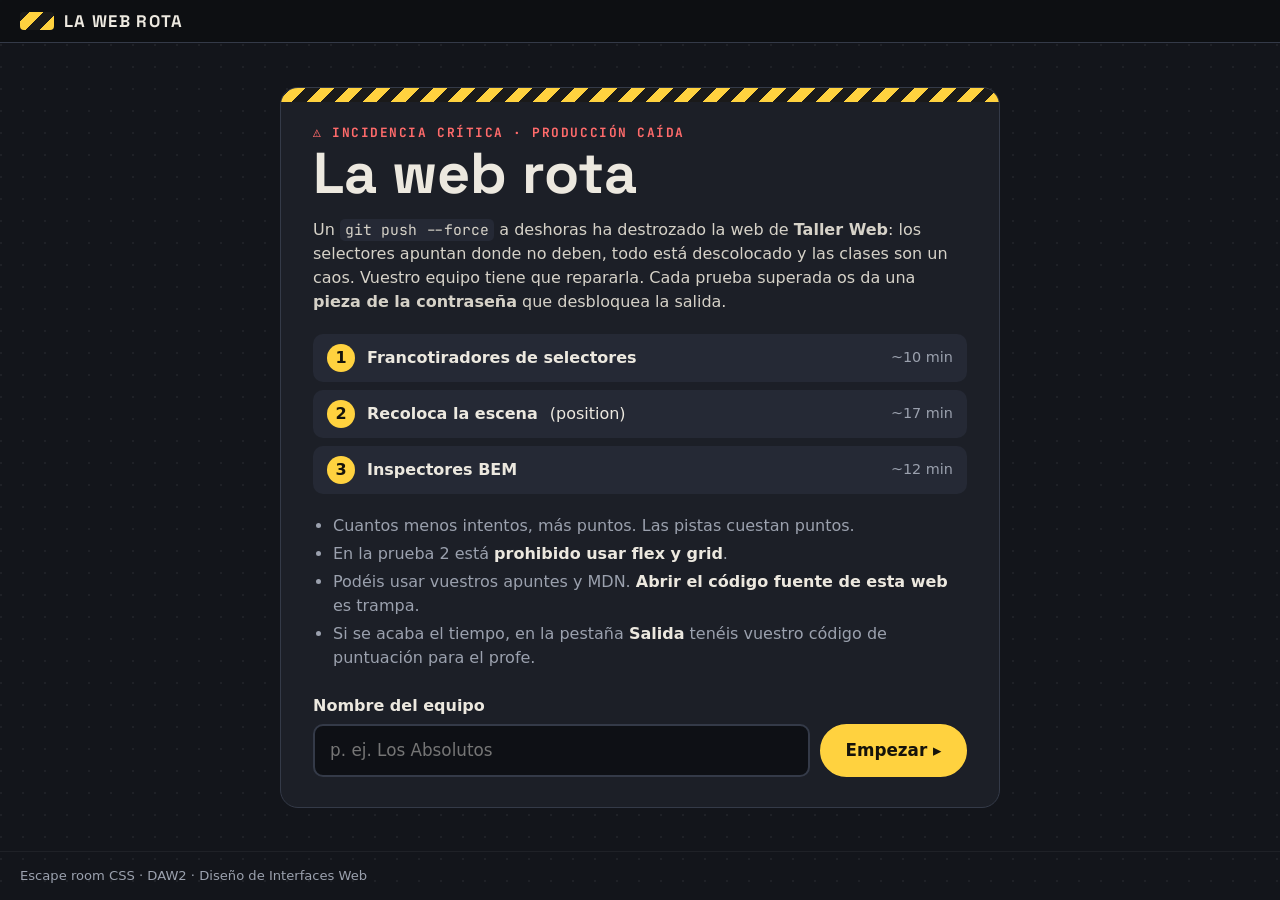
<file: index.html>
<!doctype html>
<html lang="es">
<head>
  <meta charset="utf-8">
  <meta name="viewport" content="width=device-width, initial-scale=1">
  <title>La web rota · Escape room CSS</title>
  <meta name="description" content="Escape room por equipos para repasar position, selectores CSS y metodología BEM.">
  <link rel="preconnect" href="https://fonts.googleapis.com">
  <link rel="preconnect" href="https://fonts.gstatic.com" crossorigin>
  <link href="https://fonts.googleapis.com/css2?family=JetBrains+Mono:wght@400;600;700&family=Space+Grotesk:wght@500;700&display=swap" rel="stylesheet">
  <link rel="stylesheet" href="css/juego.css">
</head>
<body>

  <!-- Barra superior: equipo, tiempo, puntos y llavero con las piezas -->
  <header class="barra">
    <div class="barra__marca">
      <span class="barra__cinta" aria-hidden="true"></span>
      <span>LA WEB ROTA</span>
    </div>
    <div class="barra__datos" id="datos" hidden>
      <span class="barra__equipo" id="equipo"></span>
      <span class="barra__dato" title="Tiempo de juego">⏱ <b id="reloj">00:00</b></span>
      <span class="barra__dato" title="Puntos">★ <b id="puntos">0</b> pts</span>
    </div>
    <div class="llavero" id="llavero" hidden aria-label="Piezas de la contraseña"></div>
  </header>

  <!-- Pantalla de inicio -->
  <section class="inicio" id="inicio">
    <div class="inicio__caja">
      <p class="inicio__aviso">⚠ INCIDENCIA CRÍTICA · PRODUCCIÓN CAÍDA</p>
      <h1 class="inicio__titulo">La web rota</h1>
      <p class="inicio__historia">
        Un <code>git push --force</code> a deshoras ha destrozado la web de <b>Taller Web</b>:
        los selectores apuntan donde no deben, todo está descolocado y las clases son un caos.
        Vuestro equipo tiene que repararla. Cada prueba superada os da una <b>pieza de la contraseña</b>
        que desbloquea la salida.
      </p>
      <ol class="inicio__pruebas">
        <li><b>Francotiradores de selectores</b><span>~10 min</span></li>
        <li><b>Recoloca la escena</b> (position)<span>~17 min</span></li>
        <li><b>Inspectores BEM</b><span>~12 min</span></li>
      </ol>
      <ul class="inicio__reglas">
        <li>Cuantos menos intentos, más puntos. Las pistas cuestan puntos.</li>
        <li>En la prueba 2 está <b>prohibido usar flex y grid</b>.</li>
        <li>Podéis usar vuestros apuntes y MDN. <b>Abrir el código fuente de esta web</b> es trampa.</li>
        <li>Si se acaba el tiempo, en la pestaña <b>Salida</b> tenéis vuestro código de puntuación para el profe.</li>
      </ul>
      <form class="inicio__form" id="form-inicio">
        <label for="nombre-equipo">Nombre del equipo</label>
        <div class="inicio__fila">
          <input id="nombre-equipo" maxlength="24" autocomplete="off" placeholder="p. ej. Los Absolutos" required>
          <button class="boton boton--grande" type="submit">Empezar ▸</button>
        </div>
      </form>
      <div class="inicio__continuar" id="continuar" hidden>
        <button class="boton boton--grande" id="boton-continuar" type="button"></button>
        <button class="boton boton--fantasma" id="boton-nueva" type="button">Empezar una partida nueva</button>
      </div>
    </div>
  </section>

  <!-- Juego -->
  <main class="juego" id="juego" hidden>
    <nav class="pestanas" aria-label="Pruebas">
      <button class="pestanas__boton" data-tab="p1"><span class="pestanas__num">1</span> Selectores</button>
      <button class="pestanas__boton" data-tab="p2"><span class="pestanas__num">2</span> Position</button>
      <button class="pestanas__boton" data-tab="p3"><span class="pestanas__num">3</span> BEM</button>
      <button class="pestanas__boton pestanas__boton--salida" data-tab="fin"><span class="pestanas__num">🔓</span> Salida</button>
    </nav>

    <section class="prueba" id="tab-p1" hidden></section>
    <section class="prueba" id="tab-p2" hidden></section>
    <section class="prueba" id="tab-p3" hidden></section>
    <section class="prueba" id="tab-fin" hidden></section>
  </main>

  <footer class="pie">
    <span>Escape room CSS · DAW2 · Diseño de Interfaces Web</span>
    <button class="pie__reiniciar" id="reiniciar" type="button" hidden>Reiniciar partida</button>
  </footer>

  <div class="avisos" id="avisos" aria-live="polite"></div>

  <script src="js/datos.js"></script>
  <script src="js/juego.js"></script>
</body>
</html>
</file>
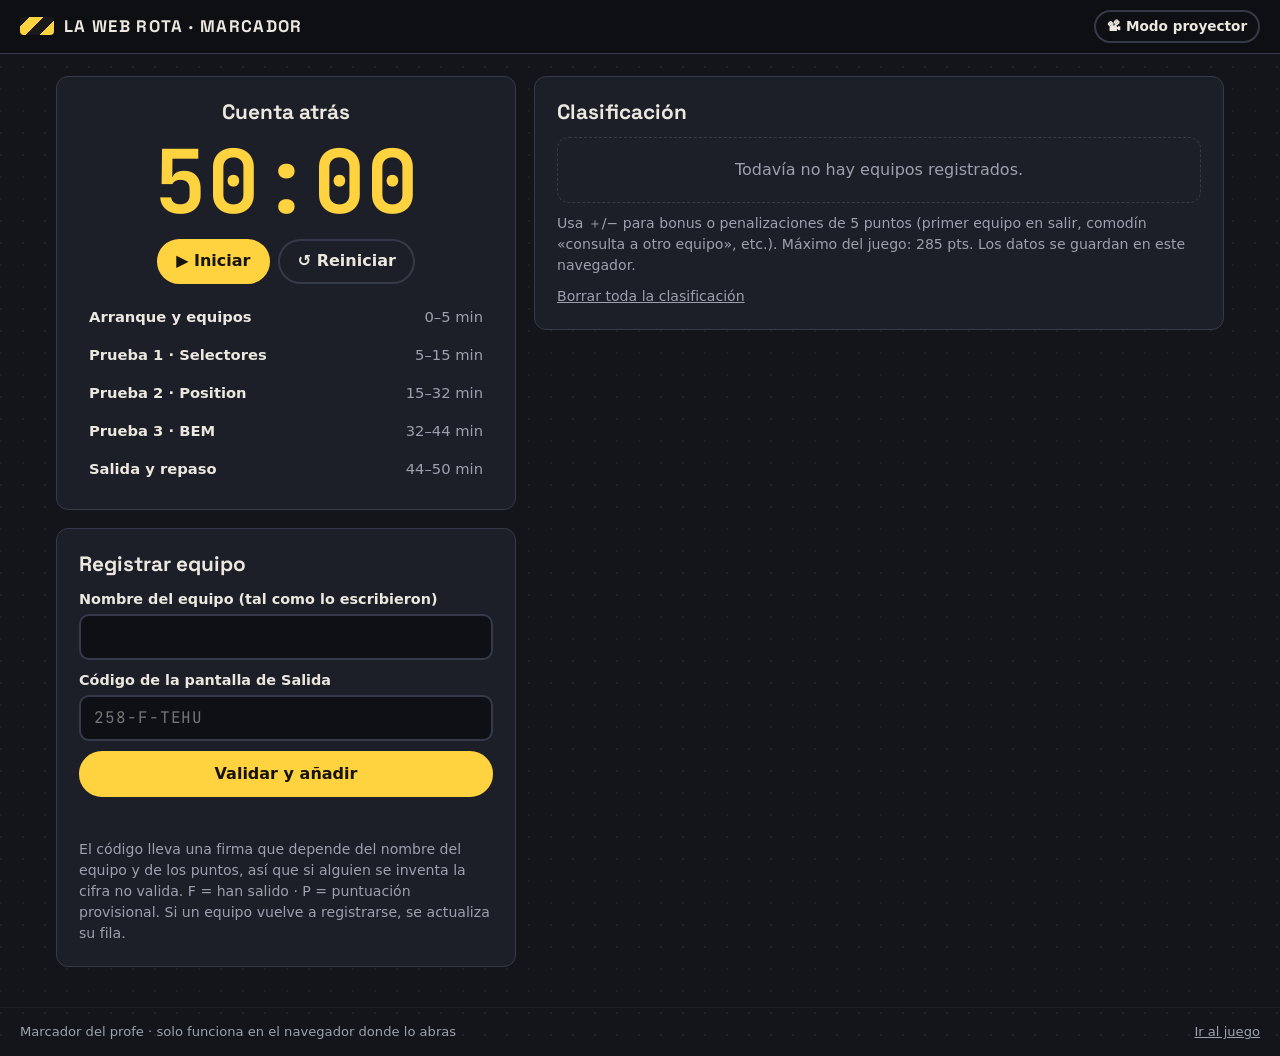
<file: profesor.html>
<!doctype html>
<html lang="es">
<head>
  <meta charset="utf-8">
  <meta name="viewport" content="width=device-width, initial-scale=1">
  <title>Marcador del profe · La web rota</title>
  <meta name="robots" content="noindex">
  <link rel="preconnect" href="https://fonts.googleapis.com">
  <link rel="preconnect" href="https://fonts.gstatic.com" crossorigin>
  <link href="https://fonts.googleapis.com/css2?family=JetBrains+Mono:wght@400;600;700&family=Space+Grotesk:wght@500;700&display=swap" rel="stylesheet">
  <link rel="stylesheet" href="css/juego.css">
  <style>
    .profe { flex: 1; width: min(1200px, 100%); margin: 0 auto; padding: 22px 16px 40px; display: grid; grid-template-columns: minmax(0, 1fr) minmax(0, 1.5fr); gap: 18px; align-items: start; }
    .profe h2 { margin: 0 0 12px; font: 700 1.3rem var(--titulos); }
    .profe__columna { display: grid; gap: 18px; }

    .cuenta { text-align: center; }
    .cuenta__tiempo { margin: 4px 0 14px; font: 700 clamp(3rem, 9vw, 5.5rem)/1 var(--mono); font-variant-numeric: tabular-nums; color: var(--amarillo); }
    .cuenta__tiempo--fin { color: var(--rojo); animation: latir 1s infinite; }
    @keyframes latir { 50% { opacity: .35; } }
    .cuenta__botones { display: flex; flex-wrap: wrap; justify-content: center; gap: 8px; }
    .fases { list-style: none; padding: 0; margin: 16px 0 0; display: grid; gap: 4px; text-align: left; font-size: .92rem; }
    .fases li { display: flex; justify-content: space-between; gap: 10px; padding: 6px 10px; border-radius: 8px; color: var(--suave); }
    .fases li b { color: var(--texto); font-weight: 600; }
    .fases__item--actual { background: #ffd23f1f; outline: 1px solid var(--amarillo); }
    .fases__item--actual b { color: var(--amarillo) !important; }

    .registro { display: grid; gap: 10px; }
    .registro label { font-weight: 600; font-size: .9rem; display: block; margin-bottom: 4px; }
    .registro input {
      width: 100%; font: inherit; padding: .55em .8em; border-radius: 10px;
      border: 2px solid var(--borde); background: var(--codigo); color: var(--texto);
    }
    .registro input:focus { border-color: var(--amarillo); outline: none; }
    #codigo { font-family: var(--mono); text-transform: uppercase; letter-spacing: .06em; }
    .registro__msg { margin: 0; min-height: 1.4em; font-weight: 600; }
    .registro__msg--ok { color: var(--verde); }
    .registro__msg--mal { color: var(--rojo); }

    .ranking { list-style: none; padding: 0; margin: 0; display: grid; gap: 8px; }
    .ranking__fila {
      display: grid; grid-template-columns: 44px minmax(0, 1fr) auto auto; align-items: center; gap: 12px;
      padding: 10px 14px; border-radius: 12px; background: var(--panel-2); border: 1px solid var(--borde);
    }
    .ranking__fila:nth-child(1) { border-color: var(--amarillo); background: #ffd23f14; }
    .ranking__pos { font: 700 1.4rem var(--mono); color: var(--suave); text-align: center; }
    .ranking__fila:nth-child(1) .ranking__pos { color: var(--amarillo); }
    .ranking__nombre { font-weight: 700; font-size: 1.1rem; overflow-wrap: anywhere; }
    .ranking__info { display: block; color: var(--suave); font-size: .82rem; font-weight: 400; }
    .ranking__puntos { font: 700 1.6rem var(--mono); }
    .ranking__ajustes { display: flex; gap: 4px; }
    .ranking__ajustes button { width: 34px; height: 34px; border-radius: 8px; border: 1px solid var(--borde); background: var(--codigo); color: var(--texto); font-weight: 700; }
    .ranking__ajustes button:hover { border-color: var(--suave); }
    .ranking__vacio { color: var(--suave); padding: 20px; text-align: center; border: 1px dashed var(--borde); border-radius: 12px; }
    .etiqueta { display: inline-block; padding: 1px 8px; border-radius: 999px; font-size: .75rem; font-weight: 700; margin-left: 6px; vertical-align: middle; }
    .etiqueta--fin { background: var(--verde); color: #0b1d10; }
    .etiqueta--parcial { background: var(--panel); color: var(--suave); border: 1px solid var(--borde); }

    .nota { color: var(--suave); font-size: .88rem; margin: 10px 0 0; }

    /* Modo proyector: solo cuenta atrás y ranking, en grande */
    body.proyector .registro-tarjeta, body.proyector .ranking__ajustes, body.proyector .nota, body.proyector .pie { display: none; }
    body.proyector .profe { width: min(1600px, 100%); }
    body.proyector .ranking__nombre { font-size: 1.5rem; }
    body.proyector .ranking__puntos { font-size: 2.2rem; }
    body.proyector .ranking__fila { grid-template-columns: 60px minmax(0, 1fr) auto; padding: 14px 20px; }

    @media (max-width: 900px) { .profe { grid-template-columns: 1fr; } }
  </style>
</head>
<body>
  <header class="barra">
    <div class="barra__marca"><span class="barra__cinta" aria-hidden="true"></span><span>LA WEB ROTA · MARCADOR</span></div>
    <div class="barra__datos"></div>
    <button class="boton boton--fantasma boton--mini" id="proyector" type="button">📽 Modo proyector</button>
  </header>

  <main class="profe">
    <div class="profe__columna">
      <section class="tarjeta-juego cuenta">
        <h2>Cuenta atrás</h2>
        <p class="cuenta__tiempo" id="tiempo">50:00</p>
        <div class="cuenta__botones">
          <button class="boton" id="iniciar" type="button">▶ Iniciar</button>
          <button class="boton boton--fantasma" id="reiniciar-tiempo" type="button">↺ Reiniciar</button>
        </div>
        <ol class="fases" id="fases"></ol>
      </section>

      <section class="tarjeta-juego registro-tarjeta">
        <h2>Registrar equipo</h2>
        <form class="registro" id="form-registro" autocomplete="off">
          <div><label for="equipo">Nombre del equipo (tal como lo escribieron)</label><input id="equipo" required></div>
          <div><label for="codigo">Código de la pantalla de Salida</label><input id="codigo" placeholder="258-F-TEHU" required></div>
          <button class="boton" type="submit">Validar y añadir</button>
          <p class="registro__msg" id="msg"></p>
        </form>
        <p class="nota">El código lleva una firma que depende del nombre del equipo y de los puntos, así que si alguien se inventa la cifra no valida. F = han salido · P = puntuación provisional. Si un equipo vuelve a registrarse, se actualiza su fila.</p>
      </section>
    </div>

    <section class="tarjeta-juego">
      <h2>Clasificación</h2>
      <ol class="ranking" id="ranking"></ol>
      <p class="nota">Usa ＋/− para bonus o penalizaciones de 5 puntos (primer equipo en salir, comodín «consulta a otro equipo», etc.). Máximo del juego: 285 pts. Los datos se guardan en este navegador.</p>
      <p class="nota"><button class="pie__reiniciar" id="borrar" type="button">Borrar toda la clasificación</button></p>
    </section>
  </main>

  <footer class="pie"><span>Marcador del profe · solo funciona en el navegador donde lo abras</span><a class="pie__reiniciar" href="./">Ir al juego</a></footer>

  <script src="js/datos.js"></script>
  <script>
    "use strict";
    const S = JSON.parse(atob(SECRETOS.split("").reverse().join("")));
    const CLAVE = "webrota-profe-v1";
    const DURACION = 50 * 60;
    const FASES = [
      ["Arranque y equipos", 0, 5],
      ["Prueba 1 · Selectores", 5, 15],
      ["Prueba 2 · Position", 15, 32],
      ["Prueba 3 · BEM", 32, 44],
      ["Salida y repaso", 44, 50]
    ];
    const $ = (s) => document.querySelector(s);
    const esc = (s) => String(s).replace(/[&<>"]/g, (c) => ({ "&": "&amp;", "<": "&lt;", ">": "&gt;", '"': "&quot;" }[c]));

    function hash(s) {
      let h = 2166136261 >>> 0;
      for (const ch of s) { h ^= ch.codePointAt(0); h = Math.imul(h, 16777619) >>> 0; }
      return h;
    }
    function codigoVerificacion(equipo, puntos, completo) {
      const nombre = equipo.trim().toLowerCase().replace(/\s+/g, " ");
      const firma = (hash(`${nombre}|${puntos}|${completo ? 1 : 0}|${S.sal}`) % 1679616).toString(36).toUpperCase().padStart(4, "0");
      return `${puntos}-${completo ? "F" : "P"}-${firma}`;
    }

    let D = { equipos: [], cuenta: { inicio: null, acumulado: 0 } };
    try { D = JSON.parse(localStorage.getItem(CLAVE)) || D; } catch (e) { /* sin datos */ }
    const guardar = () => { try { localStorage.setItem(CLAVE, JSON.stringify(D)); } catch (e) { /* nada */ } };

    /* Cuenta atrás -------------------------------------------------------- */
    const transcurrido = () => D.cuenta.acumulado + (D.cuenta.inicio ? (Date.now() - D.cuenta.inicio) / 1000 : 0);
    function pintarCuenta() {
      const t = transcurrido();
      const quedan = Math.max(0, Math.ceil(DURACION - t));
      const el = $("#tiempo");
      el.textContent = `${String(Math.floor(quedan / 60)).padStart(2, "0")}:${String(quedan % 60).padStart(2, "0")}`;
      el.classList.toggle("cuenta__tiempo--fin", quedan === 0);
      $("#iniciar").textContent = D.cuenta.inicio ? "⏸ Pausar" : (t > 0 ? "▶ Reanudar" : "▶ Iniciar");
      const min = t / 60;
      $("#fases").innerHTML = FASES.map(([n, a, b]) =>
        `<li class="${min >= a && min < b && t > 0 ? "fases__item--actual" : ""}"><b>${n}</b><span>${a}–${b} min</span></li>`).join("");
    }
    $("#iniciar").addEventListener("click", () => {
      if (D.cuenta.inicio) { D.cuenta.acumulado = transcurrido(); D.cuenta.inicio = null; }
      else D.cuenta.inicio = Date.now();
      guardar(); pintarCuenta();
    });
    $("#reiniciar-tiempo").addEventListener("click", () => {
      if (!confirm("¿Reiniciar la cuenta atrás a 50:00?")) return;
      D.cuenta = { inicio: null, acumulado: 0 }; guardar(); pintarCuenta();
    });
    setInterval(pintarCuenta, 500);

    /* Registro y ranking ---------------------------------------------------- */
    function pintarRanking() {
      const lista = [...D.equipos].sort((a, b) =>
        (b.puntos + b.ajuste) - (a.puntos + a.ajuste) || (b.completo - a.completo) || (a.hora - b.hora));
      $("#ranking").innerHTML = lista.length ? lista.map((e, i) => `
        <li class="ranking__fila">
          <span class="ranking__pos">${i + 1}</span>
          <span class="ranking__nombre">${esc(e.equipo)}
            <span class="etiqueta ${e.completo ? "etiqueta--fin" : "etiqueta--parcial"}">${e.completo ? "SALIÓ" : "PARCIAL"}</span>
            <span class="ranking__info">${e.puntos} pts del juego${e.ajuste ? ` ${e.ajuste > 0 ? "+" : "−"} ${Math.abs(e.ajuste)} de ajuste` : ""} · ${new Date(e.hora).toLocaleTimeString("es-ES", { hour: "2-digit", minute: "2-digit" })}</span>
          </span>
          <span class="ranking__puntos">${e.puntos + e.ajuste}</span>
          <span class="ranking__ajustes">
            <button type="button" data-id="${e.id}" data-d="5" aria-label="Sumar 5">＋</button>
            <button type="button" data-id="${e.id}" data-d="-5" aria-label="Restar 5">−</button>
            <button type="button" data-id="${e.id}" data-d="x" aria-label="Eliminar">✕</button>
          </span>
        </li>`).join("") : `<li class="ranking__vacio">Todavía no hay equipos registrados.</li>`;
    }

    $("#ranking").addEventListener("click", (ev) => {
      const b = ev.target.closest("button[data-id]");
      if (!b) return;
      const e = D.equipos.find((x) => x.id === b.dataset.id);
      if (!e) return;
      if (b.dataset.d === "x") {
        if (!confirm(`¿Eliminar a «${e.equipo}» de la clasificación?`)) return;
        D.equipos = D.equipos.filter((x) => x !== e);
      } else e.ajuste += Number(b.dataset.d);
      guardar(); pintarRanking();
    });

    $("#form-registro").addEventListener("submit", (ev) => {
      ev.preventDefault();
      const msg = $("#msg");
      const equipo = $("#equipo").value.trim();
      const codigo = $("#codigo").value.trim().toUpperCase().replace(/\s+/g, "");
      const m = codigo.match(/^(\d+)-([FP])-([0-9A-Z]{4})$/);
      const valido = m && codigoVerificacion(equipo, Number(m[1]), m[2] === "F") === codigo;
      if (!valido) {
        msg.className = "registro__msg registro__msg--mal";
        msg.textContent = "✘ El código no corresponde a ese equipo. Revisa el nombre (exacto) y el código.";
        return;
      }
      const clave = equipo.toLowerCase().replace(/\s+/g, " ");
      let e = D.equipos.find((x) => x.equipo.toLowerCase().replace(/\s+/g, " ") === clave);
      if (!e) { e = { id: String(Date.now()), equipo, ajuste: 0 }; D.equipos.push(e); }
      Object.assign(e, { puntos: Number(m[1]), completo: m[2] === "F", hora: Date.now() });
      guardar(); pintarRanking();
      msg.className = "registro__msg registro__msg--ok";
      msg.textContent = `✔ ${equipo}: ${m[1]} pts ${m[2] === "F" ? "(han salido)" : "(provisional)"}`;
      ev.target.reset();
      $("#equipo").focus();
    });

    $("#borrar").addEventListener("click", () => {
      if (!confirm("¿Borrar todos los equipos de la clasificación?")) return;
      D.equipos = []; guardar(); pintarRanking();
    });
    $("#proyector").addEventListener("click", () => {
      document.body.classList.toggle("proyector");
      $("#proyector").textContent = document.body.classList.contains("proyector") ? "✕ Salir del modo proyector" : "📽 Modo proyector";
    });

    pintarCuenta();
    pintarRanking();
  </script>
</body>
</html>
</file>
<file: css/juego.css>
/* ==========================================================================
   LA WEB ROTA · Estilos del juego
   (Las clases del propio juego también siguen BEM 😉)
   ========================================================================== */
:root {
  --fondo: #13151b;
  --panel: #1c1f27;
  --panel-2: #252935;
  --borde: #343a48;
  --texto: #ece8df;
  --suave: #9ba1ae;
  --amarillo: #ffd23f;
  --rojo: #ff6b6b;
  --verde: #4ade80;
  --azul: #7cc4ff;
  --lila: #c4a7ff;
  --codigo: #0e1015;
  --radio: 12px;
  --mono: "JetBrains Mono", ui-monospace, "Cascadia Code", Consolas, monospace;
  --titulos: "Space Grotesk", system-ui, sans-serif;
  --cinta: repeating-linear-gradient(-45deg, var(--amarillo) 0 10px, #1a1a1a 10px 20px);
}

* { box-sizing: border-box; }
html { color-scheme: dark; }
body {
  margin: 0;
  min-height: 100vh;
  display: flex;
  flex-direction: column;
  background: var(--fondo);
  background-image: radial-gradient(circle at 1px 1px, #ffffff0d 1px, transparent 0);
  background-size: 22px 22px;
  color: var(--texto);
  font: 16px/1.5 system-ui, -apple-system, "Segoe UI", Roboto, sans-serif;
}
code, pre, textarea { font-family: var(--mono); }
code { background: var(--panel-2); padding: .1em .35em; border-radius: 5px; font-size: .92em; }
button { font: inherit; cursor: pointer; }
button:disabled { cursor: default; }
:focus-visible { outline: 3px solid var(--azul); outline-offset: 2px; }
[hidden] { display: none !important; }

/* Botones ------------------------------------------------------------------- */
.boton {
  border: 2px solid var(--amarillo);
  background: var(--amarillo);
  color: #15130b;
  font-weight: 700;
  padding: .55em 1.1em;
  border-radius: 999px;
  transition: transform .12s, filter .12s;
}
.boton:hover:not(:disabled) { transform: translateY(-1px); filter: brightness(1.08); }
.boton:disabled { opacity: .35; }
.boton--grande { font-size: 1.05rem; padding: .7em 1.4em; }
.boton--fantasma { background: transparent; color: var(--texto); border-color: var(--borde); }
.boton--fantasma:hover:not(:disabled) { border-color: var(--suave); }
.boton--mini { font-size: .85rem; padding: .3em .8em; }

/* Barra superior -------------------------------------------------------------- */
.barra {
  position: sticky;
  top: 0;
  z-index: 50;
  display: flex;
  flex-wrap: wrap;
  align-items: center;
  gap: 10px 22px;
  padding: 10px 20px;
  background: #0d0f13ee;
  backdrop-filter: blur(6px);
  border-bottom: 1px solid var(--borde);
}
.barra__marca { display: flex; align-items: center; gap: 10px; font: 700 1.05rem var(--titulos); letter-spacing: .08em; }
.barra__cinta { width: 34px; height: 18px; border-radius: 4px; background: var(--cinta); }
.barra__datos { display: flex; flex-wrap: wrap; align-items: center; gap: 8px 18px; margin-right: auto; }
.barra__equipo { font-weight: 700; color: var(--amarillo); }
.barra__dato { color: var(--suave); font-variant-numeric: tabular-nums; }
.barra__dato b { color: var(--texto); }

.llavero { display: flex; flex-wrap: wrap; align-items: center; gap: 6px; }
.llavero__icono { font-size: 1.1rem; }
.llavero__pieza {
  font: 700 .85rem var(--mono);
  letter-spacing: .14em;
  padding: 4px 10px;
  border-radius: 6px;
  border: 1px dashed var(--borde);
  color: var(--suave);
}
.llavero__pieza--ok { border: 1px solid var(--amarillo); color: #15130b; background: var(--amarillo); }

/* Inicio -------------------------------------------------------------------- */
.inicio { flex: 1; display: grid; place-items: center; padding: 32px 16px; }
.inicio__caja {
  width: min(720px, 100%);
  background: var(--panel);
  border: 1px solid var(--borde);
  border-radius: 18px;
  padding: 0 32px 30px;
  overflow: hidden;
}
.inicio__caja::before { content: ""; display: block; height: 14px; margin: 0 -32px 22px; background: var(--cinta); }
.inicio__aviso { margin: 0; font: 700 .8rem var(--mono); color: var(--rojo); letter-spacing: .12em; }
.inicio__titulo { margin: 4px 0 10px; font: 700 clamp(2.4rem, 7vw, 3.6rem)/1 var(--titulos); }
.inicio__historia { color: #d6d2c8; }
.inicio__pruebas { padding: 0; margin: 20px 0; list-style: none; counter-reset: prueba; display: grid; gap: 8px; }
.inicio__pruebas li {
  counter-increment: prueba;
  display: flex; align-items: center; gap: 12px;
  background: var(--panel-2); border-radius: 10px; padding: 10px 14px;
}
.inicio__pruebas li::before {
  content: counter(prueba);
  display: grid; place-items: center;
  width: 28px; height: 28px; border-radius: 50%;
  background: var(--amarillo); color: #15130b; font-weight: 700;
}
.inicio__pruebas span { margin-left: auto; color: var(--suave); font-size: .9rem; }
.inicio__reglas { color: var(--suave); padding-left: 20px; margin: 0 0 24px; }
.inicio__reglas li { margin-bottom: 4px; }
.inicio__reglas b { color: var(--texto); }
.inicio__form label { display: block; font-weight: 700; margin-bottom: 6px; }
.inicio__fila { display: flex; flex-wrap: wrap; gap: 10px; }
.inicio__fila input {
  flex: 1 1 220px;
  font: inherit; font-size: 1.05rem;
  padding: .65em .9em;
  border-radius: 10px;
  border: 2px solid var(--borde);
  background: var(--codigo);
  color: var(--texto);
}
.inicio__fila input:focus { border-color: var(--amarillo); outline: none; }
.inicio__continuar { display: flex; flex-wrap: wrap; gap: 12px; }

/* Juego y pestañas ------------------------------------------------------------- */
.juego { flex: 1; width: min(1320px, 100%); margin: 0 auto; padding: 18px 16px 40px; }
.pestanas { display: flex; flex-wrap: wrap; gap: 8px; margin-bottom: 18px; }
.pestanas__boton {
  display: flex; align-items: center; gap: 8px;
  padding: 8px 16px 8px 8px;
  border-radius: 999px;
  border: 1px solid var(--borde);
  background: var(--panel);
  color: var(--texto);
  font-weight: 600;
}
.pestanas__num {
  display: grid; place-items: center;
  min-width: 26px; height: 26px; border-radius: 50%;
  background: var(--panel-2); font-size: .85rem;
}
.pestanas__boton[aria-current="page"] { border-color: var(--amarillo); box-shadow: inset 0 0 0 1px var(--amarillo); }
.pestanas__boton[aria-current="page"] .pestanas__num { background: var(--amarillo); color: #15130b; }
.pestanas__boton--hecha .pestanas__num { background: var(--verde); color: #0b1d10; }
.pestanas__boton--salida { margin-left: auto; }

.prueba__cabecera { display: flex; flex-wrap: wrap; align-items: end; justify-content: space-between; gap: 14px; margin-bottom: 16px; }
.prueba__etiqueta { margin: 0; color: var(--amarillo); font: 600 .8rem var(--mono); letter-spacing: .08em; text-transform: uppercase; }
.prueba__titulo { margin: 2px 0 0; font: 700 clamp(1.6rem, 3.5vw, 2.2rem)/1.1 var(--titulos); }

.pieza-ganada {
  display: flex; flex-wrap: wrap; align-items: center; gap: 12px;
  margin-bottom: 16px; padding: 10px 16px;
  border-radius: var(--radio);
  background: #ffd23f1a; border: 1px solid var(--amarillo);
}
.pieza-ganada b { font: 700 1.1rem var(--mono); letter-spacing: .2em; color: var(--amarillo); }

.tarjeta-juego { background: var(--panel); border: 1px solid var(--borde); border-radius: var(--radio); padding: 22px; }
.tarjeta-juego__num { margin: 0 0 6px; color: var(--suave); font: 600 .8rem var(--mono); }
.tarjeta-juego__nav { display: flex; justify-content: space-between; gap: 10px; margin-top: 20px; }

/* Indicadores de progreso ------------------------------------------------------- */
.puntitos { display: flex; flex-wrap: wrap; gap: 6px; }
.puntito {
  width: 32px; height: 32px; border-radius: 50%;
  border: 1px solid var(--borde); background: var(--panel); color: var(--suave);
  font: 600 .85rem var(--mono);
}
.puntito--hecho { background: var(--verde); border-color: var(--verde); color: #0b1d10; }
.puntito--actual { outline: 2px solid var(--amarillo); outline-offset: 2px; }

.retos { display: flex; flex-wrap: wrap; gap: 8px; }
.reto-chip {
  display: flex; align-items: center; gap: 8px;
  padding: 6px 8px 6px 14px;
  border-radius: 999px; border: 1px solid var(--borde);
  background: var(--panel); color: var(--texto); font-weight: 600; font-size: .92rem;
}
.reto-chip__letra {
  display: grid; place-items: center; min-width: 24px; height: 24px; padding: 0 4px; border-radius: 6px;
  background: var(--panel-2); font: 700 .85rem var(--mono); color: var(--suave);
}
.reto-chip--hecho .reto-chip__letra { background: var(--amarillo); color: #15130b; }
.reto-chip--actual { border-color: var(--amarillo); box-shadow: inset 0 0 0 1px var(--amarillo); }

/* Preguntas ------------------------------------------------------------------- */
.pregunta__enunciado { margin: 0 0 12px; font-size: 1.1rem; font-weight: 600; }
.pregunta__rotulo { margin: 14px 0 4px; color: var(--suave); font: 600 .75rem var(--mono); text-transform: uppercase; letter-spacing: .1em; }
.pregunta-bloque + .pregunta-bloque { margin-top: 26px; padding-top: 22px; border-top: 1px dashed var(--borde); }

.selector-grande {
  display: inline-flex; flex-wrap: wrap; align-items: baseline; gap: 6px;
  margin-bottom: 14px; padding: 10px 18px;
  border-radius: 10px; background: var(--codigo); border-left: 4px solid var(--amarillo);
  font: 700 clamp(1.3rem, 3vw, 1.8rem) var(--mono);
}
.selector-grande code { background: none; padding: 0; color: var(--amarillo); font-size: 1em; }
.selector-grande span { color: var(--suave); font-weight: 400; font-size: .7em; }

.codigo {
  margin: 0;
  padding: 14px 16px;
  border-radius: 10px;
  background: var(--codigo);
  border: 1px solid #ffffff0f;
  font-size: .9rem;
  line-height: 1.55;
  overflow-x: auto;
  white-space: pre;
}
.codigo--clic { white-space: normal; padding: 10px 8px; }
.linea { padding: 2px 10px 2px calc(10px + var(--nivel) * 2.2ch); border-radius: 6px; white-space: pre; border: 1px solid transparent; }
.linea--clic { cursor: pointer; }
.linea--clic:hover { background: #ffffff0d; }
.linea--marcada { background: #ffd23f24; border-color: #ffd23f66; }
.linea--marcada:hover { background: #ffd23f33; }
.codigo--resuelto .linea--clic { cursor: default; }
.codigo--resuelto .linea--marcada { background: #4ade8024; border-color: #4ade8066; }

.c-tag { color: var(--azul); }
.c-attr { color: var(--lila); }
.c-val { color: #ffc28a; }
.c-sel { color: var(--amarillo); }
.c-prop { color: var(--azul); }

.opciones { display: grid; gap: 8px; margin-top: 14px; }
.opcion {
  display: flex; align-items: center; gap: 12px; text-align: left;
  padding: 10px 14px; border-radius: 10px;
  border: 1px solid var(--borde); background: var(--panel-2); color: var(--texto);
}
.opcion:hover:not(:disabled) { border-color: var(--amarillo); }
.opcion__letra {
  flex: none; display: grid; place-items: center; width: 28px; height: 28px; border-radius: 6px;
  background: var(--codigo); font: 700 .85rem var(--mono);
}
.opcion--mal { opacity: .5; text-decoration: line-through; border-color: var(--rojo); }
.opcion--bien { border-color: var(--verde); background: #4ade801f; }
.opcion--bien .opcion__letra { background: var(--verde); color: #0b1d10; }

.acciones { display: flex; flex-wrap: wrap; align-items: center; gap: 10px; margin-top: 14px; }
.valor { color: var(--suave); font-size: .92rem; margin: 10px 0 0; }
.acciones .valor { margin: 0; }
.valor b { color: var(--texto); }

.feedback { min-height: 1.5em; margin: 10px 0 0; color: var(--rojo); }
.feedback--sacudir { animation: sacudir .35s; }
@keyframes sacudir { 25% { transform: translateX(-6px); } 50% { transform: translateX(6px); } 75% { transform: translateX(-3px); } }

.explicacion {
  margin-top: 14px; padding: 12px 16px;
  border-radius: 10px; background: #4ade8014; border: 1px solid #4ade8055;
}
.explicacion b { color: var(--verde); }
.letra-grande { font: 700 1.4rem var(--mono); color: var(--amarillo) !important; }

/* Prueba 2: escena ------------------------------------------------------------- */
.escena { display: grid; grid-template-columns: minmax(0, 1fr) minmax(0, 1.1fr); gap: 18px; align-items: start; }
.escena__panel { background: var(--panel); border: 1px solid var(--borde); border-radius: var(--radio); padding: 20px; }
.escena__titulo { margin: 0 0 6px; font: 700 1.25rem var(--titulos); }
.mision { margin: 0 0 12px; padding: 10px 14px; border-radius: 10px; background: #ffd23f12; border-left: 4px solid var(--amarillo); }
.mision b { color: var(--amarillo); }
.desplegable { margin-bottom: 8px; }
.desplegable summary { cursor: pointer; color: var(--suave); font-size: .92rem; padding: 4px 0; }
.desplegable summary:hover { color: var(--texto); }
.desplegable .codigo { margin-top: 6px; max-height: 260px; font-size: .8rem; }

.editor__rotulo { display: block; margin: 14px 0 6px; font-weight: 700; }
.editor {
  width: 100%;
  min-height: 250px;
  resize: vertical;
  padding: 12px 14px;
  border-radius: 10px;
  border: 2px solid var(--borde);
  background: var(--codigo);
  color: var(--texto);
  font-size: .92rem;
  line-height: 1.55;
  tab-size: 2;
}
.editor:focus { border-color: var(--amarillo); outline: none; }
.editor[readonly] { opacity: .8; border-style: dashed; }
.editor--alto { min-height: 300px; }
.prohibido { margin: 8px 0 0; padding: 8px 12px; border-radius: 8px; background: #ff6b6b22; color: var(--rojo); font-weight: 600; }
.pista { margin-top: 12px; padding: 10px 14px; border-radius: 10px; background: #7cc4ff14; border: 1px solid #7cc4ff55; }

.checklist { list-style: none; padding: 0; margin: 14px 0 0; display: grid; gap: 6px; }
.checklist__item { padding: 7px 12px; border-radius: 8px; font-size: .92rem; }
.checklist__item--ok { background: #4ade8014; color: #b8f5cd; }
.checklist__item--mal { background: #ff6b6b14; color: #ffc4c4; }

.escena__vista { position: sticky; top: 80px; }
.navegador { border-radius: var(--radio); overflow: hidden; border: 1px solid var(--borde); background: #fff; box-shadow: 0 20px 50px #0007; }
.navegador__barra { display: flex; align-items: center; gap: 6px; padding: 9px 12px; background: #2a2e39; }
.navegador__barra span { width: 11px; height: 11px; border-radius: 50%; background: #ff5f57; }
.navegador__barra span:nth-child(2) { background: #febc2e; }
.navegador__barra span:nth-child(3) { background: #28c840; }
.navegador__barra em { margin-left: 10px; padding: 2px 12px; border-radius: 6px; background: #1b1e26; color: var(--suave); font: normal .78rem var(--mono); }
.navegador__marco { display: block; width: 100%; height: 360px; border: 0; background: #f4f1ea; }
.escena__nota { margin: 8px 2px 0; color: var(--suave); font-size: .85rem; }

/* Prueba 3: BEM ------------------------------------------------------------------ */
.bem-lista { display: grid; grid-template-columns: repeat(auto-fill, minmax(290px, 1fr)); gap: 10px; }
.bem-item { padding: 12px; border-radius: 10px; background: var(--panel-2); border: 1px solid var(--borde); }
.bem-item--si { border-color: #4ade8077; }
.bem-item--no { border-color: #ff6b6b77; }
.bem-item__clase { display: block; background: none; padding: 0; margin-bottom: 10px; font-size: 1rem; font-weight: 700; color: var(--amarillo); word-break: break-all; }
.bem-item__botones { display: flex; gap: 6px; }
.bem-item__por { margin: 10px 0 0; font-size: .88rem; color: #d6d2c8; }
.interruptor {
  flex: 1; padding: 6px 10px; border-radius: 8px;
  border: 1px solid var(--borde); background: var(--codigo); color: var(--suave); font-weight: 600; font-size: .9rem;
}
.interruptor:hover:not(:disabled) { color: var(--texto); border-color: var(--suave); }
.interruptor--si { background: var(--verde); border-color: var(--verde); color: #0b1d10; }
.interruptor--no { background: var(--rojo); border-color: var(--rojo); color: #2a0b0b; }

.refactor { display: grid; grid-template-columns: minmax(0, 1fr) minmax(0, 1fr); gap: 22px; }
.refactor .editor__rotulo { margin-top: 0; }
.requisitos { margin: 0; padding-left: 20px; color: #d6d2c8; }
.requisitos li { margin-bottom: 4px; }

/* Salida -------------------------------------------------------------------------- */
.salida { display: grid; grid-template-columns: minmax(0, 1.4fr) minmax(0, 1fr); gap: 18px; align-items: start; }
.piezas { list-style: none; padding: 0; margin: 0 0 18px; display: grid; gap: 8px; }
.piezas__item {
  display: flex; flex-wrap: wrap; align-items: center; justify-content: space-between; gap: 10px;
  padding: 10px 14px; border-radius: 10px; background: var(--panel-2); border: 1px dashed var(--borde);
}
.piezas__item--ok { border: 1px solid var(--amarillo); }
.piezas__item b { font-family: var(--mono); letter-spacing: .15em; color: var(--amarillo); }
.contrasena label { display: block; font-weight: 700; margin-bottom: 6px; }
.contrasena input { text-transform: uppercase; font-family: var(--mono); letter-spacing: .1em; }
.provisional p { margin: 0 0 8px; }
.codigo-verif {
  margin: 10px 0;
  font: 700 clamp(1.8rem, 6vw, 3.4rem) var(--mono);
  letter-spacing: .06em;
  color: var(--amarillo);
  word-break: break-all;
}
.codigo-verif--peq { font-size: clamp(1.4rem, 3vw, 2rem); }

.final {
  max-width: 640px; margin: 20px auto; text-align: center;
  background: var(--panel); border: 1px solid var(--borde); border-radius: 18px; padding: 0 28px 30px; overflow: hidden;
}
.final::before { content: ""; display: block; height: 14px; margin: 0 -28px 24px; background: var(--cinta); }
.final__aviso { margin: 0; color: var(--verde); font: 700 .85rem var(--mono); letter-spacing: .14em; }
.final__titulo { margin: 6px 0; font: 700 clamp(2.2rem, 6vw, 3.2rem)/1.05 var(--titulos); }
.final__equipo { margin: 0 0 18px; font-size: 1.2rem; color: var(--amarillo); font-weight: 700; }
.final__datos { display: flex; justify-content: center; gap: 14px; margin-bottom: 18px; }
.final__datos div { min-width: 130px; padding: 12px; border-radius: 12px; background: var(--panel-2); }
.final__datos span { display: block; color: var(--suave); font-size: .85rem; }
.final__datos b { font: 700 1.8rem var(--mono); }
.final__instr { margin: 0; color: var(--suave); }

/* Avisos flotantes y confeti ------------------------------------------------------- */
.avisos { position: fixed; right: 16px; bottom: 16px; z-index: 100; display: grid; gap: 8px; justify-items: end; pointer-events: none; }
.aviso {
  padding: 10px 16px; border-radius: 10px; font-weight: 600;
  background: var(--panel-2); border: 1px solid var(--borde); box-shadow: 0 10px 30px #0008;
  animation: entrar .25s ease-out; transition: opacity .4s, transform .4s;
}
.aviso b { color: var(--amarillo); }
.aviso--ok { border-color: var(--verde); }
.aviso--error { border-color: var(--rojo); }
.aviso--info { border-color: var(--azul); }
.aviso--pieza { border-color: var(--amarillo); background: #2b2611; font-size: 1.05rem; }
.aviso--fuera { opacity: 0; transform: translateY(8px); }
@keyframes entrar { from { opacity: 0; transform: translateY(12px); } }

.confeti {
  position: fixed; top: -12px; z-index: 200; width: 9px; height: 14px; border-radius: 2px;
  pointer-events: none; animation: caer linear forwards;
}
@keyframes caer { to { transform: translateY(105vh) rotate(720deg); } }

.pie { display: flex; flex-wrap: wrap; justify-content: space-between; gap: 10px; padding: 14px 20px; color: var(--suave); font-size: .82rem; border-top: 1px solid #ffffff0d; }
.pie__reiniciar { background: none; border: 0; color: var(--suave); text-decoration: underline; padding: 0; }
.pie__reiniciar:hover { color: var(--rojo); }

/* Responsive ----------------------------------------------------------------------- */
@media (max-width: 960px) {
  .escena, .refactor, .salida { grid-template-columns: 1fr; }
  .escena__vista { position: static; }
}
@media (max-width: 560px) {
  .inicio__caja { padding: 0 18px 22px; }
  .inicio__caja::before { margin: 0 -18px 18px; }
  .tarjeta-juego, .escena__panel { padding: 16px; }
  .pestanas__boton--salida { margin-left: 0; }
  .codigo { font-size: .8rem; }
}
@media (prefers-reduced-motion: reduce) {
  *, *::before, *::after { animation: none !important; transition: none !important; }
}
</file>
